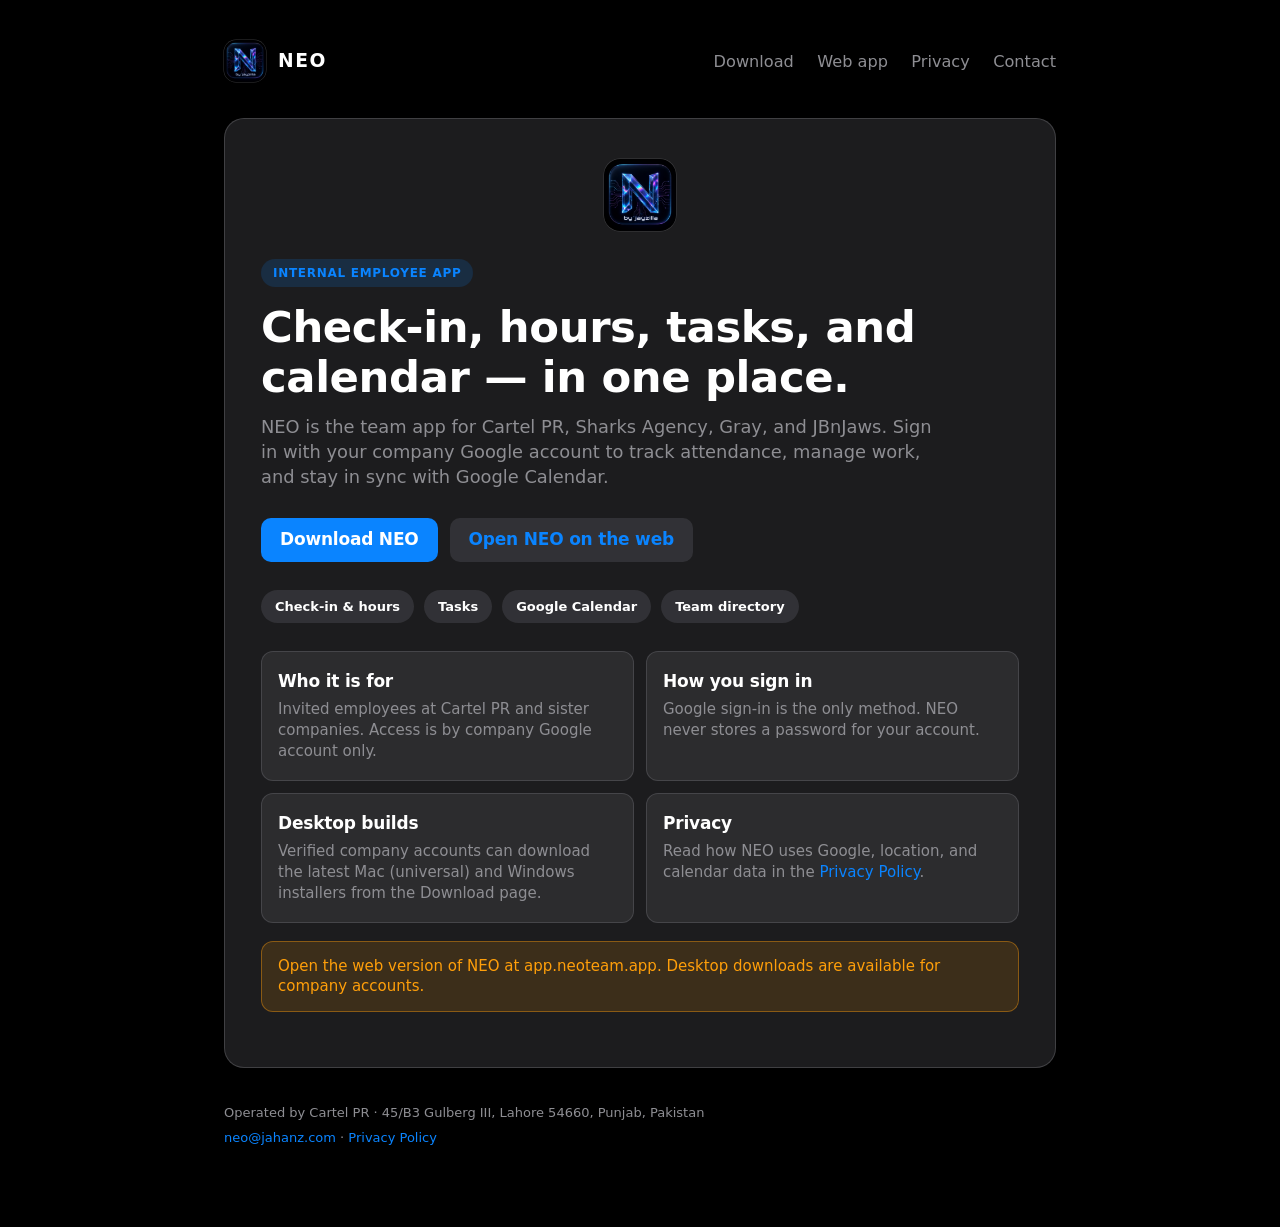
<file: index.html>
<!DOCTYPE html>
<html lang="en">
<head>
  <meta charset="utf-8" />
  <meta name="viewport" content="width=device-width, initial-scale=1" />
  <title>NEO — Team app</title>
  <meta name="description" content="NEO is the internal employee app for check-in, hours, tasks, and calendar for Cartel PR and sister companies." />
  <meta name="theme-color" content="#000000" />
  <link rel="icon" type="image/png" href="/brand/favicon.png" />
  <link rel="apple-touch-icon" href="/brand/neo-mark.png" />
  <link rel="stylesheet" href="/neo-theme.css" />
</head>
<body>
  <div class="wrap">
    <header class="site-header">
      <a class="brand" href="/">
        <img class="brand-mark" src="/brand/neo-mark.png" width="42" height="42" alt="NEO" />
        <span>NEO</span>
      </a>
      <nav class="site-nav">
        <a href="/download.html">Download</a>
        <a href="https://app.neoteam.app/">Web app</a>
        <a href="/privacy.html">Privacy</a>
        <a href="mailto:neo@jahanz.com">Contact</a>
      </nav>
    </header>

    <main class="hero">
      <div class="hero-center" style="margin-bottom: 28px;">
        <img class="brand-mark brand-mark-lg" src="/brand/neo-mark.png" width="72" height="72" alt="NEO by jayzilla" />
      </div>
      <p class="eyebrow">Internal employee app</p>
      <h1>Check-in, hours, tasks, and calendar — in one place.</h1>
      <p class="lede">
        NEO is the team app for Cartel PR, Sharks Agency, Gray, and JBnJaws.
        Sign in with your company Google account to track attendance, manage work, and stay in sync with Google Calendar.
      </p>

      <div class="actions">
        <a class="btn btn-primary" href="/download.html">Download NEO</a>
        <a class="btn btn-secondary" href="https://app.neoteam.app/">Open NEO on the web</a>
      </div>

      <ul class="chips">
        <li>Check-in &amp; hours</li>
        <li>Tasks</li>
        <li>Google Calendar</li>
        <li>Team directory</li>
      </ul>

      <div class="card-grid">
        <section class="card">
          <h2>Who it is for</h2>
          <p>Invited employees at Cartel PR and sister companies. Access is by company Google account only.</p>
        </section>
        <section class="card">
          <h2>How you sign in</h2>
          <p>Google sign-in is the only method. NEO never stores a password for your account.</p>
        </section>
        <section class="card">
          <h2>Desktop builds</h2>
          <p>Verified company accounts can download the latest Mac (universal) and Windows installers from the Download page.</p>
        </section>
        <section class="card">
          <h2>Privacy</h2>
          <p>Read how NEO uses Google, location, and calendar data in the <a href="/privacy.html">Privacy Policy</a>.</p>
        </section>
      </div>

      <p class="note" id="web-note">
        Open the web version of NEO at app.neoteam.app. Desktop downloads are available for company accounts.
      </p>
    </main>

    <footer class="site-footer">
      <p>Operated by Cartel PR · 45/B3 Gulberg III, Lahore 54660, Punjab, Pakistan</p>
      <p><a href="mailto:neo@jahanz.com">neo@jahanz.com</a> · <a href="/privacy.html">Privacy Policy</a></p>
    </footer>
  </div>
</body>
</html>
</file>
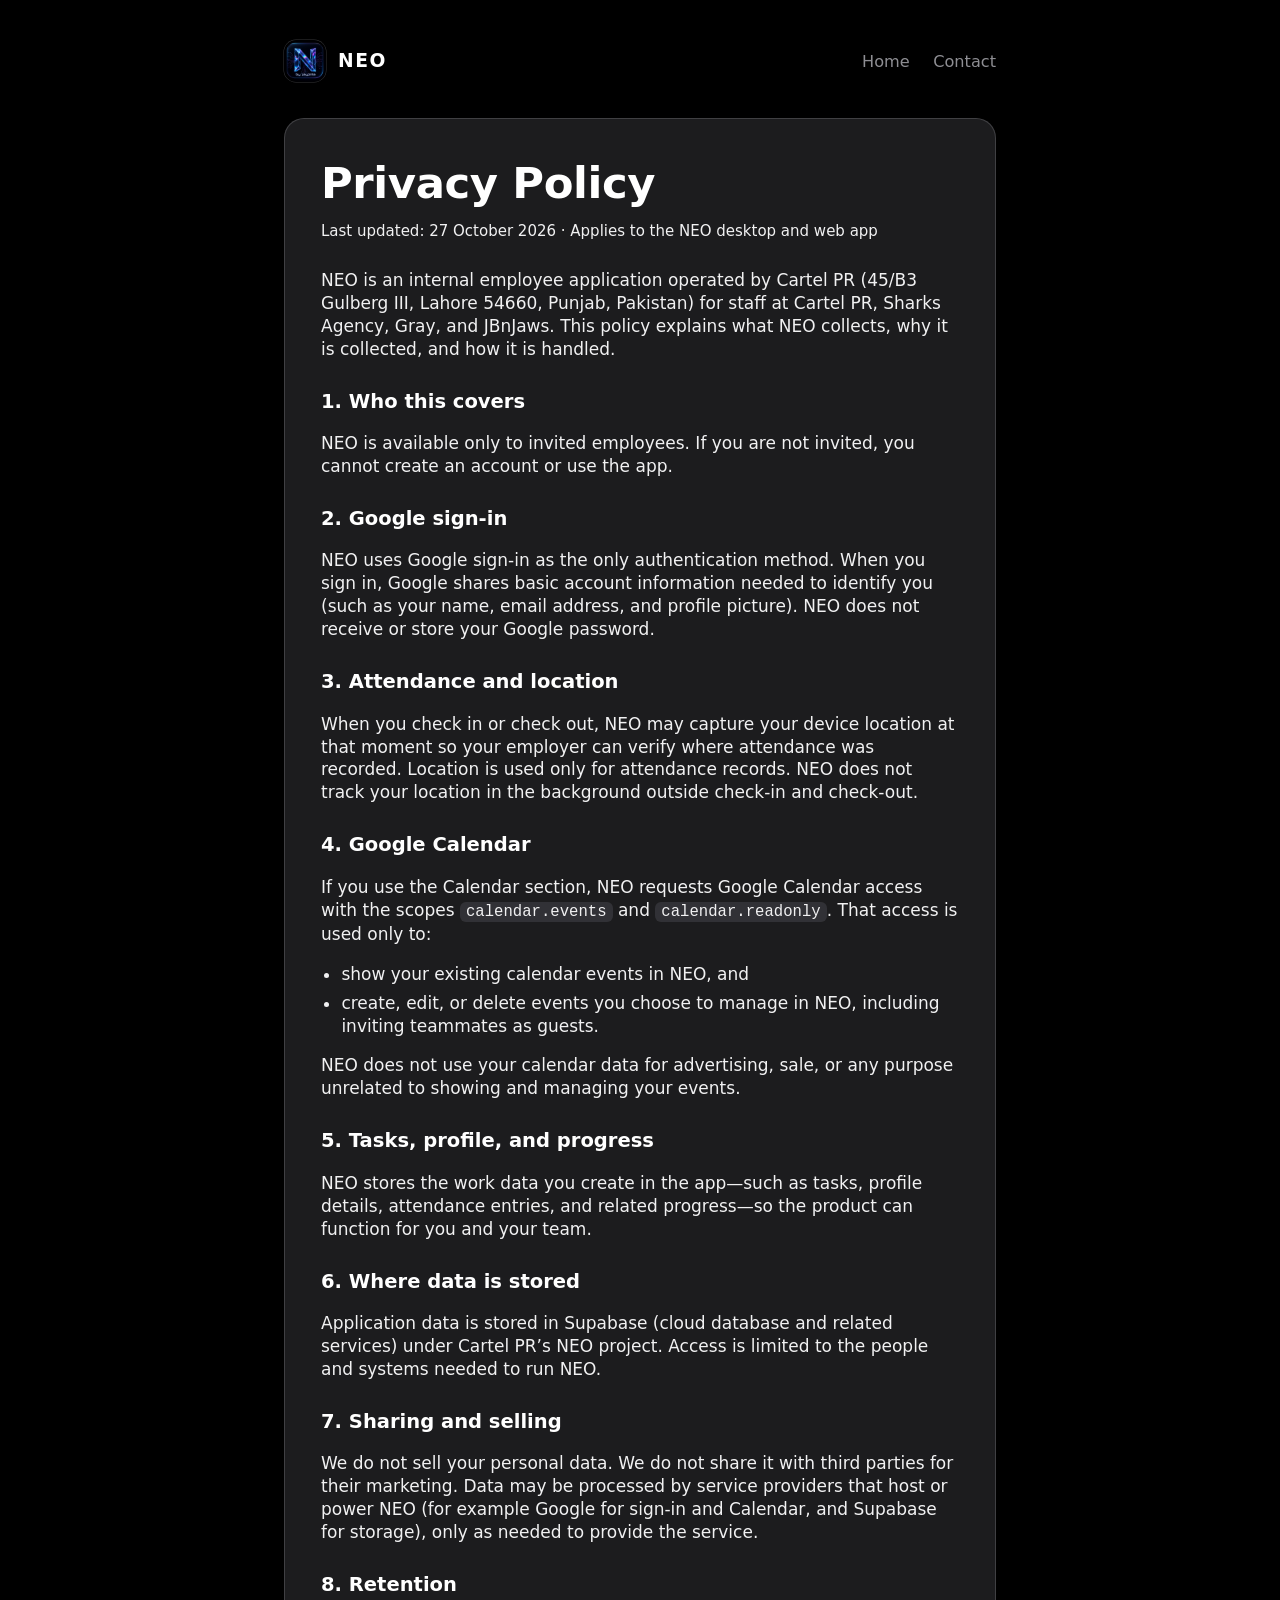
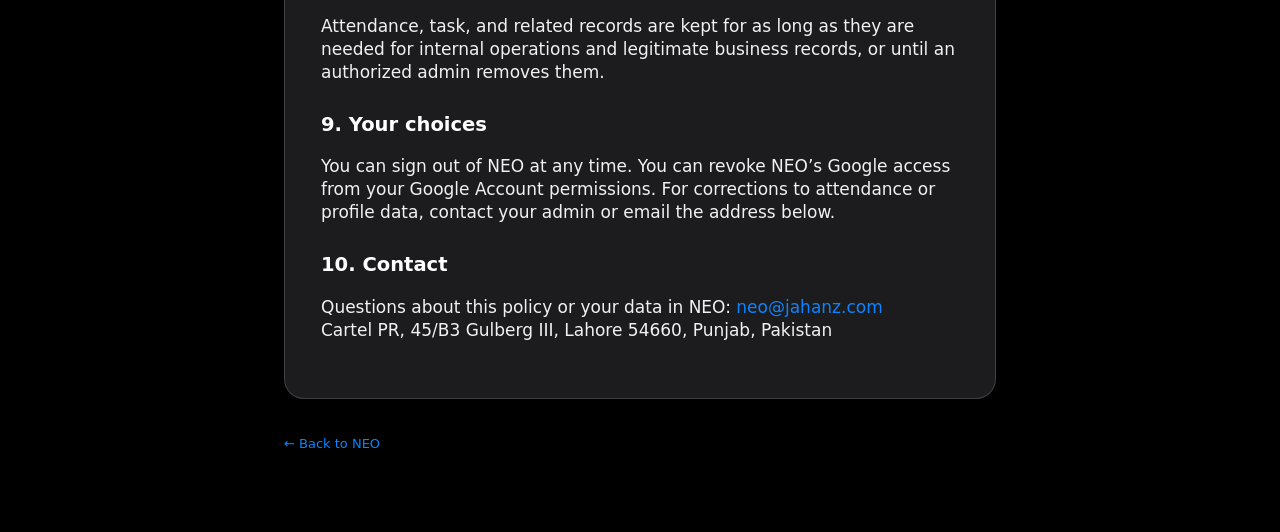
<file: privacy.html>
<!DOCTYPE html>
<html lang="en">
<head>
  <meta charset="utf-8" />
  <meta name="viewport" content="width=device-width, initial-scale=1" />
  <title>Privacy Policy — NEO</title>
  <meta name="description" content="Privacy Policy for NEO, the internal employee app for Cartel PR and sister companies." />
  <meta name="theme-color" content="#000000" />
  <link rel="icon" type="image/png" href="/brand/favicon.png" />
  <link rel="apple-touch-icon" href="/brand/neo-mark.png" />
  <link rel="stylesheet" href="/neo-theme.css" />
</head>
<body>
  <div class="wrap wrap-article">
    <header class="site-header">
      <a class="brand" href="/">
        <img class="brand-mark" src="/brand/neo-mark.png" width="42" height="42" alt="NEO" />
        <span>NEO</span>
      </a>
      <nav class="site-nav">
        <a href="/">Home</a>
        <a href="mailto:neo@jahanz.com">Contact</a>
      </nav>
    </header>

    <article class="panel">
      <h1>Privacy Policy</h1>
      <p class="meta">Last updated: 27 October 2026 · Applies to the NEO desktop and web app</p>

      <p>
        NEO is an internal employee application operated by Cartel PR
        (45/B3 Gulberg III, Lahore 54660, Punjab, Pakistan) for staff at
        Cartel PR, Sharks Agency, Gray, and JBnJaws. This policy explains what
        NEO collects, why it is collected, and how it is handled.
      </p>

      <h2>1. Who this covers</h2>
      <p>
        NEO is available only to invited employees. If you are not invited, you
        cannot create an account or use the app.
      </p>

      <h2>2. Google sign-in</h2>
      <p>
        NEO uses Google sign-in as the only authentication method. When you sign
        in, Google shares basic account information needed to identify you
        (such as your name, email address, and profile picture). NEO does not
        receive or store your Google password.
      </p>

      <h2>3. Attendance and location</h2>
      <p>
        When you check in or check out, NEO may capture your device location at
        that moment so your employer can verify where attendance was recorded.
        Location is used only for attendance records. NEO does not track your
        location in the background outside check-in and check-out.
      </p>

      <h2>4. Google Calendar</h2>
      <p>
        If you use the Calendar section, NEO requests Google Calendar access
        with the scopes <code>calendar.events</code> and
        <code>calendar.readonly</code>. That access is used only to:
      </p>
      <ul>
        <li>show your existing calendar events in NEO, and</li>
        <li>create, edit, or delete events you choose to manage in NEO, including inviting teammates as guests.</li>
      </ul>
      <p>
        NEO does not use your calendar data for advertising, sale, or any
        purpose unrelated to showing and managing your events.
      </p>

      <h2>5. Tasks, profile, and progress</h2>
      <p>
        NEO stores the work data you create in the app—such as tasks, profile
        details, attendance entries, and related progress—so the product can
        function for you and your team.
      </p>

      <h2>6. Where data is stored</h2>
      <p>
        Application data is stored in Supabase (cloud database and related
        services) under Cartel PR’s NEO project. Access is limited to the
        people and systems needed to run NEO.
      </p>

      <h2>7. Sharing and selling</h2>
      <p>
        We do not sell your personal data. We do not share it with third parties
        for their marketing. Data may be processed by service providers that
        host or power NEO (for example Google for sign-in and Calendar, and
        Supabase for storage), only as needed to provide the service.
      </p>

      <h2>8. Retention</h2>
      <p>
        Attendance, task, and related records are kept for as long as they are
        needed for internal operations and legitimate business records, or until
        an authorized admin removes them.
      </p>

      <h2>9. Your choices</h2>
      <p>
        You can sign out of NEO at any time. You can revoke NEO’s Google access
        from your Google Account permissions. For corrections to attendance or
        profile data, contact your admin or email the address below.
      </p>

      <h2>10. Contact</h2>
      <p>
        Questions about this policy or your data in NEO:
        <a href="mailto:neo@jahanz.com">neo@jahanz.com</a><br />
        Cartel PR, 45/B3 Gulberg III, Lahore 54660, Punjab, Pakistan
      </p>
    </article>

    <footer class="site-footer">
      <p><a href="/">← Back to NEO</a></p>
    </footer>
  </div>
</body>
</html>
</file>
<file: neo-theme.css>
/* NEO site theme — mirrors neo-app src/app/globals.css dark tokens */
:root {
  color-scheme: dark;
  --background: #000000;
  --foreground: #ffffff;
  --card: #1c1c1e;
  --card-foreground: #ffffff;
  --primary: #0a84ff;
  --primary-foreground: #ffffff;
  --secondary: #2c2c2e;
  --secondary-foreground: #ffffff;
  --muted: #2c2c2e;
  --muted-foreground: #8e8e93;
  --accent: #2c2c2e;
  --accent-foreground: #ffffff;
  --destructive: #ff453a;
  --success: #30d158;
  --warning: #ff9f0a;
  --border: rgba(84, 84, 88, 0.65);
  --separator: rgba(84, 84, 88, 0.65);
  --fill: rgba(118, 118, 128, 0.24);
  --elevated: #2c2c2e;
  --chrome: rgba(28, 28, 30, 0.72);
  --selection: rgba(255, 255, 255, 0.12);
  --ring: #0a84ff;
  --radius: 12px;
  --font-sans: -apple-system, BlinkMacSystemFont, "SF Pro Text", "SF Pro Display", Inter, system-ui, sans-serif;
}

* { box-sizing: border-box; }

html, body {
  margin: 0;
  min-height: 100%;
  background: var(--background);
  color: var(--foreground);
  font-family: var(--font-sans);
  font-size: 17px;
  font-weight: 400;
  line-height: 1.35;
  -webkit-font-smoothing: antialiased;
  text-rendering: optimizeLegibility;
}

a { color: var(--primary); text-decoration: none; }
a:hover { text-decoration: underline; }

button, a, input, select, textarea {
  transition: background-color 180ms ease, color 180ms ease, opacity 180ms ease, border-color 180ms ease;
}

.wrap {
  max-width: 880px;
  margin: 0 auto;
  padding: 40px 24px 72px;
}

.wrap-narrow { max-width: 720px; }
.wrap-article { max-width: 760px; }
.wrap-app { max-width: 640px; }

header.site-header {
  display: flex;
  align-items: center;
  justify-content: space-between;
  gap: 16px;
  margin-bottom: 36px;
}

.brand {
  display: flex;
  align-items: center;
  gap: 12px;
  font-weight: 700;
  letter-spacing: 0.08em;
  font-size: 1.1rem;
  color: var(--foreground);
  text-decoration: none;
}
.brand:hover { text-decoration: none; opacity: 0.92; }

.brand-mark {
  width: 42px;
  height: 42px;
  border-radius: 12px;
  display: block;
  object-fit: cover;
  background: #000;
  box-shadow: 0 0 0 0.5px var(--separator);
}

.brand-mark-lg {
  width: 72px;
  height: 72px;
  border-radius: 16px;
}

nav.site-nav a {
  color: var(--muted-foreground);
  font-size: 0.95rem;
  margin-left: 18px;
  text-decoration: none;
}
nav.site-nav a:hover { color: var(--foreground); text-decoration: none; }

.panel, .hero, article.panel {
  background: var(--card);
  border: 0.5px solid var(--separator);
  border-radius: 20px;
  padding: 40px 36px;
}

.eyebrow {
  display: inline-flex;
  align-items: center;
  gap: 8px;
  font-size: 12px;
  font-weight: 600;
  letter-spacing: 0.06em;
  text-transform: uppercase;
  color: var(--primary);
  background: color-mix(in srgb, var(--primary) 16%, transparent);
  border-radius: 999px;
  padding: 6px 12px;
  margin: 0 0 16px;
}

h1, .neo-title {
  margin: 0 0 12px;
  font-size: clamp(1.9rem, 4.2vw, 2.55rem);
  font-weight: 700;
  letter-spacing: -0.4px;
  line-height: 1.15;
  color: var(--foreground);
}

.lede, .neo-caption {
  margin: 0 0 28px;
  color: var(--muted-foreground);
  font-size: 1.05rem;
  max-width: 38em;
  line-height: 1.4;
}

.actions {
  display: flex;
  flex-wrap: wrap;
  gap: 12px;
  margin: 0 0 28px;
}

.btn {
  display: inline-flex;
  align-items: center;
  justify-content: center;
  gap: 8px;
  height: 44px;
  padding: 0 18px;
  border-radius: 10px;
  border: 1px solid transparent;
  font-size: 17px;
  font-weight: 600;
  letter-spacing: -0.2px;
  cursor: pointer;
  text-decoration: none;
  font-family: inherit;
  white-space: nowrap;
}
.btn:hover { text-decoration: none; }
.btn:disabled { opacity: 0.4; cursor: not-allowed; }

.btn-primary {
  background: var(--primary);
  color: var(--primary-foreground);
}
.btn-primary:hover { background: color-mix(in srgb, var(--primary) 90%, #000); color: #fff; }

.btn-secondary {
  background: var(--fill);
  color: var(--primary);
}
.btn-secondary:hover { background: color-mix(in srgb, var(--fill) 80%, #fff); color: var(--primary); }

.chips {
  display: flex;
  flex-wrap: wrap;
  gap: 10px;
  margin: 0 0 8px;
  padding: 0;
  list-style: none;
}
.chips li {
  background: var(--fill);
  color: var(--foreground);
  border-radius: 999px;
  padding: 8px 14px;
  font-size: 13px;
  font-weight: 590;
}

.card-grid {
  display: grid;
  gap: 12px;
  margin-top: 28px;
}
@media (min-width: 700px) {
  .card-grid { grid-template-columns: 1fr 1fr; }
}

.card {
  border: 0.5px solid var(--separator);
  border-radius: 12px;
  padding: 18px 16px;
  background: var(--elevated);
}
.card h2 {
  margin: 0 0 6px;
  font-size: 17px;
  font-weight: 600;
  letter-spacing: -0.2px;
}
.card p {
  margin: 0;
  color: var(--muted-foreground);
  font-size: 15px;
  line-height: 1.4;
}

.note {
  margin-top: 18px;
  padding: 14px 16px;
  border-radius: 12px;
  background: color-mix(in srgb, var(--warning) 14%, transparent);
  border: 0.5px solid color-mix(in srgb, var(--warning) 40%, transparent);
  color: var(--warning);
  font-size: 15px;
}

footer.site-footer {
  margin-top: 36px;
  color: var(--muted-foreground);
  font-size: 13px;
}
footer.site-footer p { margin: 0 0 8px; }

.meta { margin: 0 0 28px; color: var(--muted-foreground); font-size: 15px; }
article.panel h2 {
  margin: 28px 0 10px;
  font-size: 1.15rem;
  font-weight: 600;
}
article.panel p,
article.panel li { color: color-mix(in srgb, var(--foreground) 88%, var(--muted-foreground)); }
article.panel ul { padding-left: 1.2em; }
article.panel li { margin: 0.35em 0; }
article.panel code {
  font-family: ui-monospace, SFMono-Regular, Menlo, monospace;
  font-size: 0.92em;
  background: var(--fill);
  padding: 1px 6px;
  border-radius: 6px;
}

.status {
  margin: 18px 0 0;
  padding: 12px 14px;
  border-radius: 12px;
  font-size: 15px;
  display: none;
}
.status.show { display: block; }
.status.warn {
  background: color-mix(in srgb, var(--warning) 14%, transparent);
  border: 0.5px solid color-mix(in srgb, var(--warning) 40%, transparent);
  color: var(--warning);
}
.status.ok {
  background: color-mix(in srgb, var(--success) 14%, transparent);
  border: 0.5px solid color-mix(in srgb, var(--success) 40%, transparent);
  color: var(--success);
}
.status.info {
  background: color-mix(in srgb, var(--primary) 14%, transparent);
  border: 0.5px solid color-mix(in srgb, var(--primary) 40%, transparent);
  color: var(--primary);
}

.user-row {
  display: none;
  align-items: center;
  justify-content: space-between;
  gap: 12px;
  margin: 18px 0;
  padding: 12px 14px;
  border: 0.5px solid var(--separator);
  border-radius: 12px;
  background: var(--elevated);
}
.user-row.show { display: flex; }
.user-meta { font-size: 15px; }
.user-meta strong { display: block; font-weight: 600; }
.user-meta span { color: var(--muted-foreground); }

.downloads { display: none; grid-template-columns: 1fr; gap: 12px; margin-top: 8px; }
.downloads.show { display: grid; }
@media (min-width: 560px) { .downloads { grid-template-columns: 1fr 1fr; } }

.dl-card {
  border: 0.5px solid var(--separator);
  border-radius: 12px;
  padding: 16px;
  background: var(--elevated);
}
.dl-card h2 { margin: 0 0 6px; font-size: 17px; font-weight: 600; }
.dl-card p { margin: 0 0 12px; color: var(--muted-foreground); font-size: 15px; }

.hint { margin-top: 18px; color: var(--muted-foreground); font-size: 13px; }

.hero-center {
  display: flex;
  flex-direction: column;
  align-items: center;
  text-align: center;
}
.hero-center .lede { max-width: 34em; }
</file>
